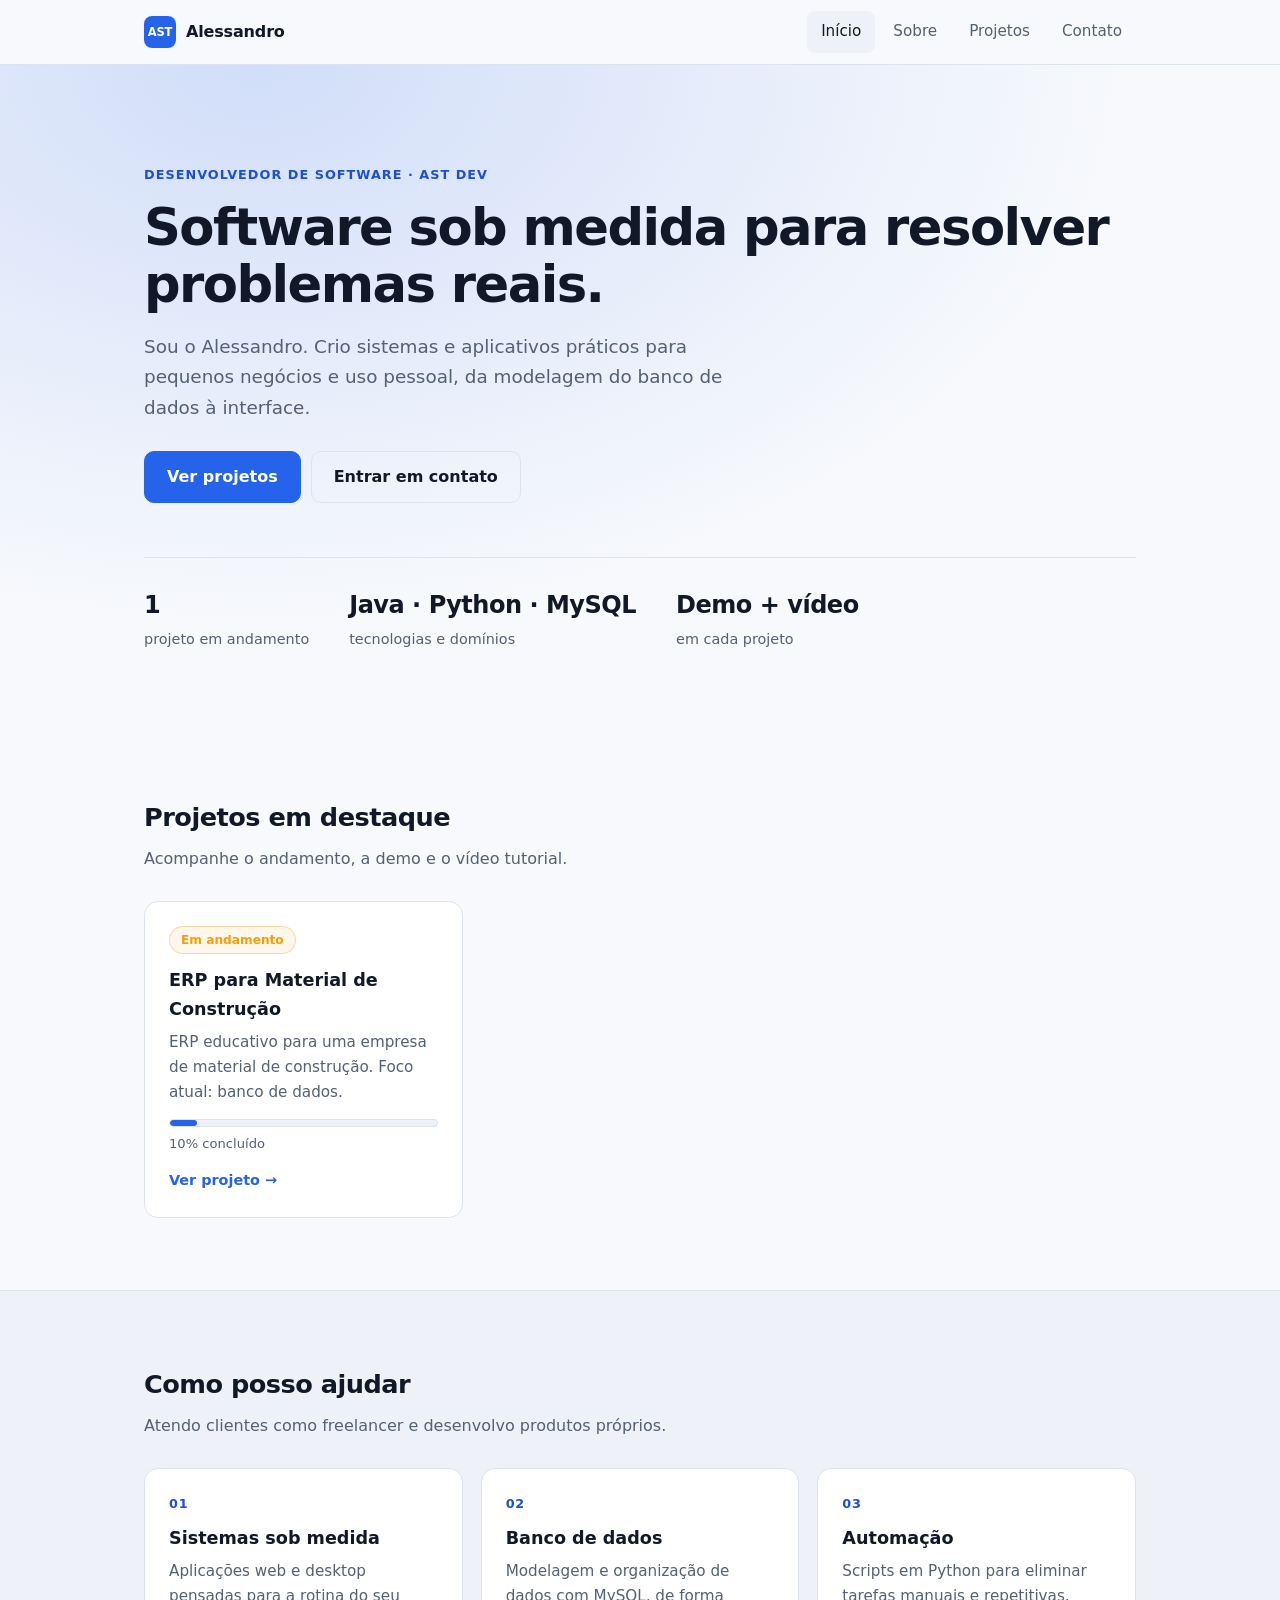
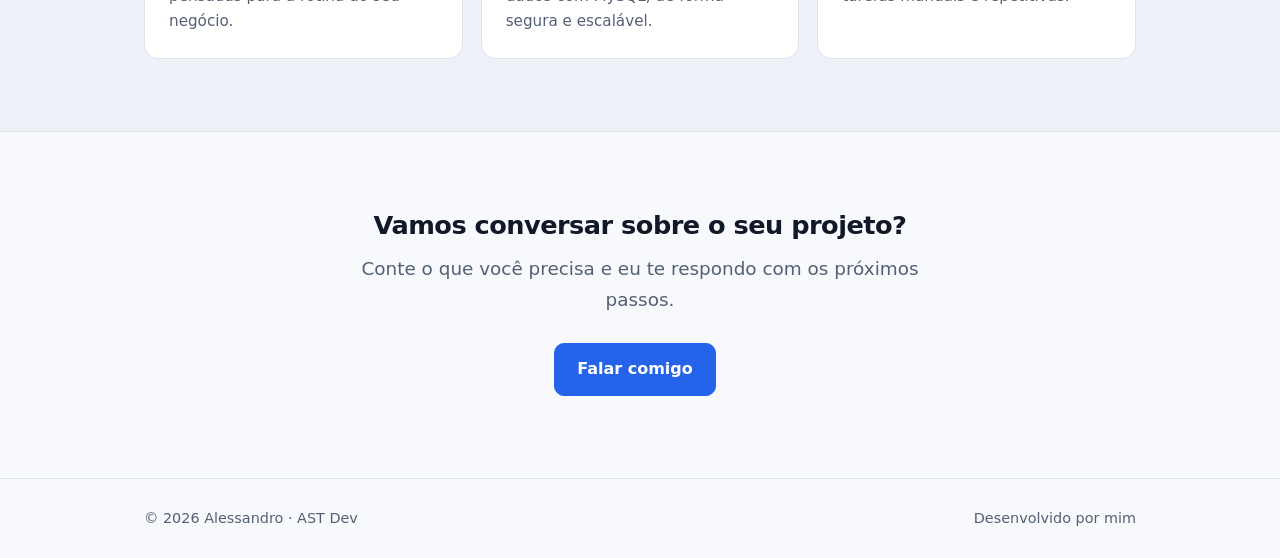
<file: index.html>
<!DOCTYPE html><html lang="pt-BR"><head><meta charset="utf-8"><meta name="viewport" content="width=device-width,initial-scale=1"><title>Alessandro · Desenvolvedor de Software | AST Dev</title><link rel="icon" type="image/png" sizes="256x256" href="./favicon.png"><meta name="description" content="Portfólio de Alessandro: sistemas sob medida com Java, Python e MySQL."><link rel="stylesheet" href="style.css"></head><body>
<header><div class="wrap"><nav><a class="logo" href="index.html"><i>AST</i>Alessandro</a><ul>
<li><a href="index.html" class="on">Início</a></li><li><a href="sobre.html" class="A2">Sobre</a></li><li><a href="projetos.html" class="A3">Projetos</a></li><li><a href="contato.html" class="A4">Contato</a></li></ul></nav></div></header>
<section class="hero"><div class="wrap"><span class="eyebrow">Desenvolvedor de software · AST Dev</span><h1>Software sob medida para resolver problemas reais.</h1><p class="lead">Sou o Alessandro. Crio sistemas e aplicativos práticos para pequenos negócios e uso pessoal, da modelagem do banco de dados à interface.</p><a class="btn" href="projetos.html">Ver projetos</a><a class="btn o" href="contato.html">Entrar em contato</a><div class="stats"><div><b id="n">–</b><span>projeto em andamento</span></div><div><b>Java · Python · MySQL</b><span>tecnologias e domínios</span></div><div><b>Demo + vídeo</b><span>em cada projeto</span></div></div></div></section>
<section><div class="wrap"><h2>Projetos em destaque</h2><p class="sub">Acompanhe o andamento, a demo e o vídeo tutorial.</p><div class="grid" id="dest"></div></div></section>
<section class="alt"><div class="wrap"><h2>Como posso ajudar</h2><p class="sub">Atendo clientes como freelancer e desenvolvo produtos próprios.</p><div class="grid"><div class="card"><span class="num">01</span><h3>Sistemas sob medida</h3><p>Aplicações web e desktop pensadas para a rotina do seu negócio.</p></div><div class="card"><span class="num">02</span><h3>Banco de dados</h3><p>Modelagem e organização de dados com MySQL, de forma segura e escalável.</p></div><div class="card"><span class="num">03</span><h3>Automação</h3><p>Scripts em Python para eliminar tarefas manuais e repetitivas.</p></div></div></div></section>
<section class="cta"><div class="wrap"><h2>Vamos conversar sobre o seu projeto?</h2><p class="lead">Conte o que você precisa e eu te respondo com os próximos passos.</p><a class="btn" href="contato.html">Falar comigo</a></div></section>
<footer><div class="wrap"><span>© 2026 Alessandro · AST Dev</span><span>Desenvolvido por mim</span></div></footer>
<script src="projetos-data.js"></script><script>n.textContent=PROJETOS.length;dest.innerHTML=PROJETOS.slice(0,3).map((p,i)=>`<a class="card" href="projeto.html?id=${p.id}">${badge(p)}<h3>${p.nome}</h3><p>${p.resumo}</p>${bar(p)}<span class="more">Ver projeto →</span></a>`).join("")</script></body></html>
</file>
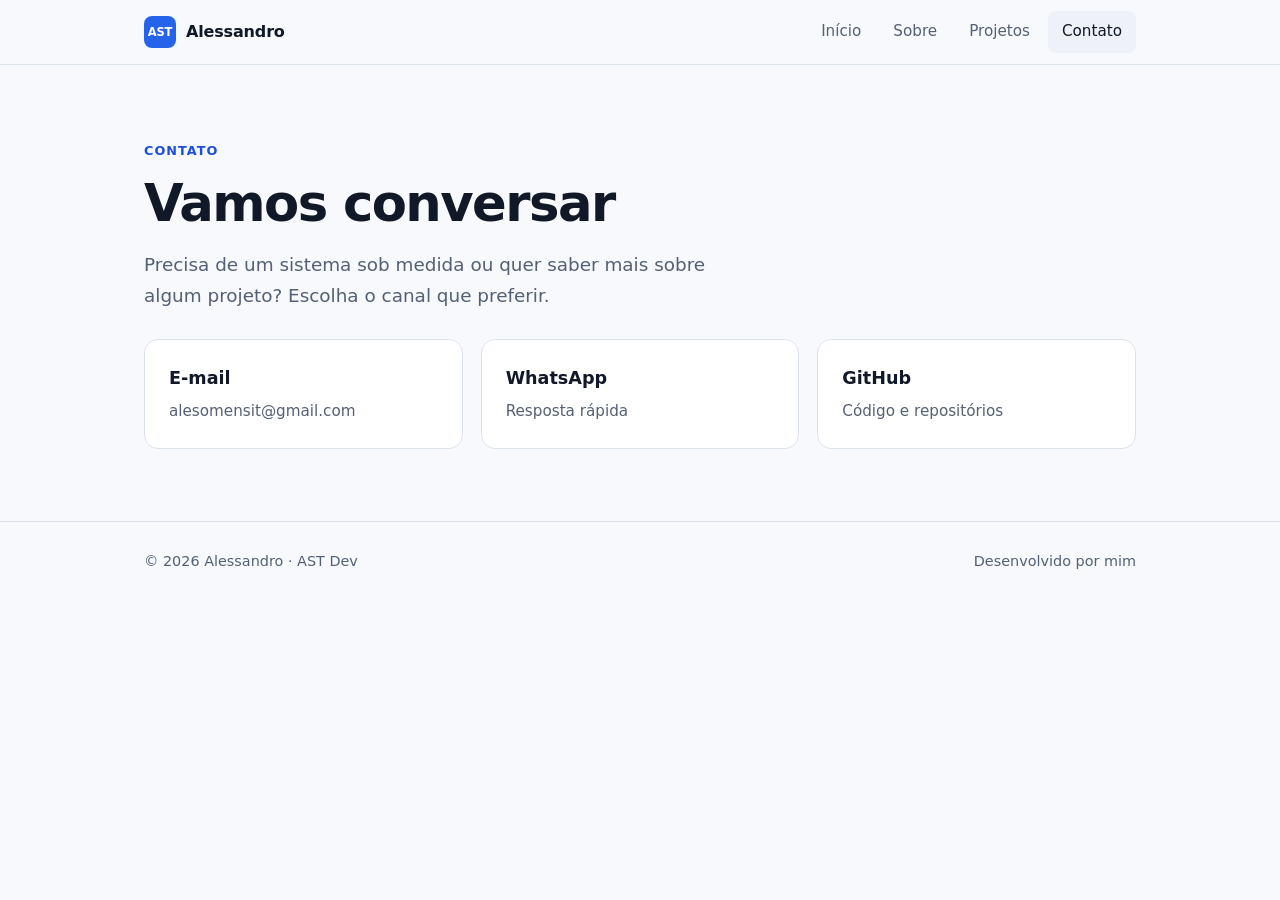
<file: contato.html>
<!DOCTYPE html><html lang="pt-BR"><head><meta charset="utf-8"><meta name="viewport" content="width=device-width,initial-scale=1"><title>Contato · Alessandro</title><link rel="icon" type="image/png" href="./favicon.png"><meta name="description" content="Entre em contato com o Alessandro."><link rel="stylesheet" href="style.css"></head><body>
<header><div class="wrap"><nav><a class="logo" href="index.html"><i>AST</i>Alessandro</a><ul>
<li><a href="index.html" class="A1">Início</a></li><li><a href="sobre.html" class="A2">Sobre</a></li><li><a href="projetos.html" class="A3">Projetos</a></li><li><a href="contato.html" class="on">Contato</a></li></ul></nav></div></header>
<section><div class="wrap"><span class="eyebrow">Contato</span><h1>Vamos conversar</h1><p class="lead">Precisa de um sistema sob medida ou quer saber mais sobre algum projeto? Escolha o canal que preferir.</p><div class="grid"><a class="card" href="mailto:alesomensit@gmail.com"><h3>E-mail</h3><p>alesomensit@gmail.com</p></a><a class="card" href="https://wa.me/5554999204663" target="_blank" rel="noopener"><h3>WhatsApp</h3><p>Resposta rápida</p></a><a class="card" href="https://github.com/AleeST1" target="_blank" rel="noopener"><h3>GitHub</h3><p>Código e repositórios</p></a></div></div></section>
<footer><div class="wrap"><span>© 2026 Alessandro · AST Dev</span><span>Desenvolvido por mim</span></div></footer>
</body></html>
</file>
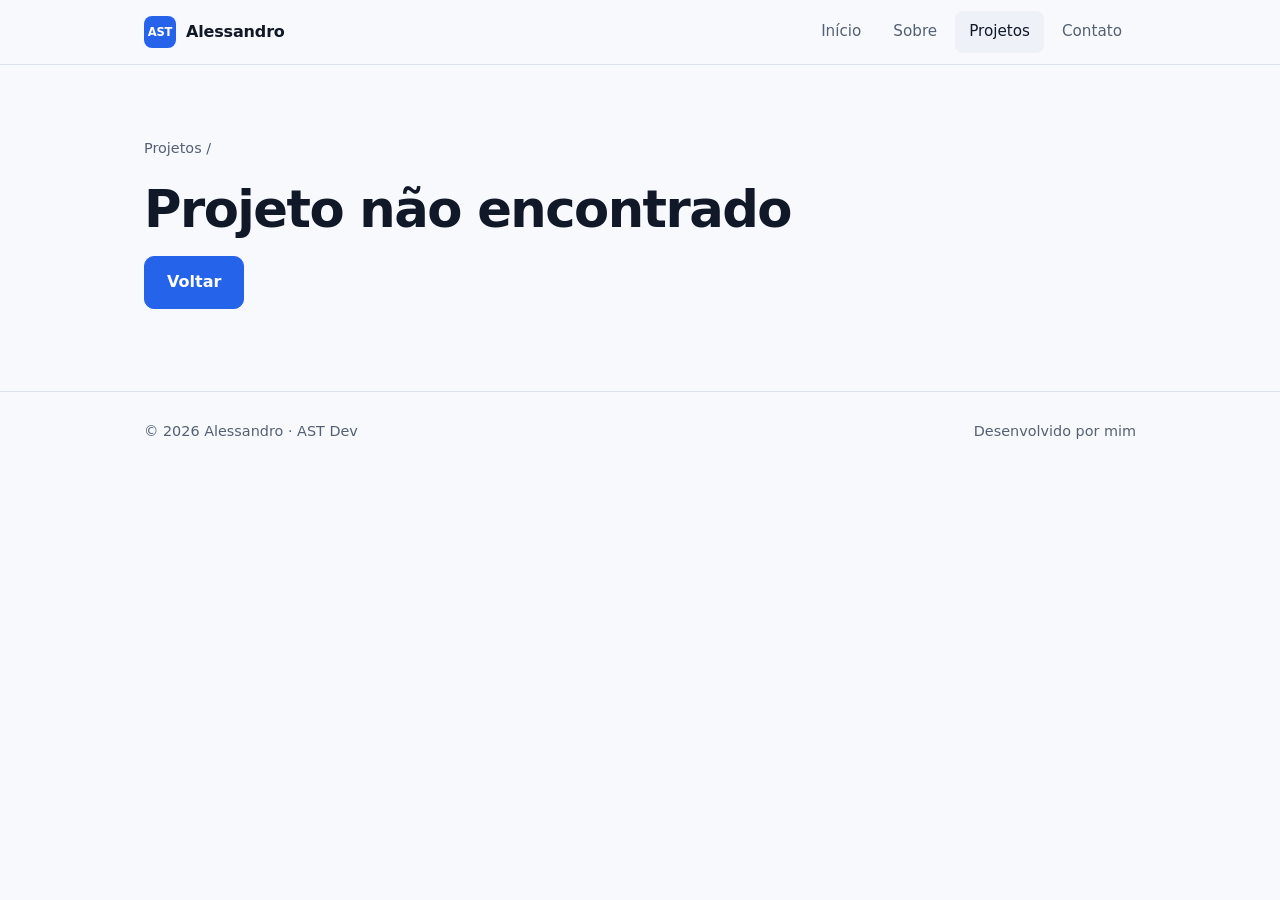
<file: projeto.html>
<!DOCTYPE html><html lang="pt-BR"><head><meta charset="utf-8"><meta name="viewport" content="width=device-width,initial-scale=1"><title>Projeto · Alessandro</title><link rel="icon" type="image/png" href="./favicon.png"><meta name="description" content="Detalhes do projeto"><link rel="stylesheet" href="style.css"></head><body>
<header><div class="wrap"><nav><a class="logo" href="index.html"><i>AST</i>Alessandro</a><ul>
<li><a href="index.html" class="A1">Início</a></li><li><a href="sobre.html" class="A2">Sobre</a></li><li><a href="projetos.html" class="on">Projetos</a></li><li><a href="contato.html" class="A4">Contato</a></li></ul></nav></div></header>
<section><div class="wrap"><div class="crumb"><a href="projetos.html">Projetos</a> / <span id="bc"></span></div><div id="p"></div></div></section>
<footer><div class="wrap"><span>© 2026 Alessandro · AST Dev</span><span>Desenvolvido por mim</span></div></footer>
<script src="projetos-data.js"></script><script>
const id=new URLSearchParams(location.search).get("id"),p=PROJETOS.find(x=>x.id===id),el=document.getElementById("p");
if(!p){el.innerHTML='<h1>Projeto não encontrado</h1><a class="btn" href="projetos.html">Voltar</a>'}else{
document.title=p.nome+" · Alessandro";bc.textContent=p.nome;
const SL={ok:"Concluído",go:"Em andamento",next:"Próxima etapa",wait:"Planejado"};
const b=(u,t,c)=>u&&u!=="#"?`<a class="btn ${c}" href="${u}" target="_blank" rel="noopener">${t}</a>`:`<span class="btn off">${t} · em breve</span>`;
const k=p.etapas.findIndex(e=>e.s==="go"),cur=p.etapas[k];
el.innerHTML=`<span class="eyebrow">Projeto educativo</span><h1>${p.nome}</h1>${badge(p)}
<div class="two"><div>
<h2>O que é este projeto?</h2><p>${p.desc}</p>
<h2 style="margin-top:36px">Etapas e progresso</h2>
<div class="card"><div class="ph"><span>Progresso geral estimado</span><b>${pct(p)}%</b></div><div class="bar"><span style="width:${pct(p)}%"></span></div>
${cur?`<p style="margin:16px 0 0"><small>Etapa ${k+1} de ${p.etapas.length} · atual</small><br><b style="color:var(--tx)">${cur.n}</b></p>`:""}
<details><summary>Ver todas as etapas (${p.etapas.length})</summary><ol class="tl">${p.etapas.map(e=>`<li><span>${e.n}</span><em class="badge ${e.s}">${SL[e.s]}</em></li>`).join("")}</ol></details>
<p class="pc" style="margin:14px 0 0">Estimativa manual, atualizada conforme o projeto evolui.</p></div>
<h2 style="margin-top:36px">Funcionalidades</h2><p>As funcionalidades serão documentadas quando estiverem definidas e implementadas.</p>
<h2 style="margin-top:36px">Vídeo tutorial</h2><div class="video">${p.video?`<iframe src="${p.video}" allowfullscreen title="Tutorial ${p.nome}"></iframe>`:"Vídeo em breve"}</div>
</div><aside class="card side"><dl class="facts"><dt>Tecnologias</dt><dd style="margin-top:8px">${p.techs.map(t=>`<span class="tag">${t}</span>`).join("")}</dd><dt>Plataforma</dt><dd>${p.plataforma}</dd><dt>Status</dt><dd>${p.statusTxt}</dd><dt>Transparência</dt><dd style="color:var(--mut);font-size:.9rem">Projeto em desenvolvimento para fins de aprendizado. As funcionalidades serão listadas quando implementadas e verificadas.</dd></dl>
<div style="margin-top:22px">${b(p.demo,"Ver demo online","")}${b(p.download,"Baixar versão demo","o")}</div></aside></div>`}
</script></body></html>
</file>
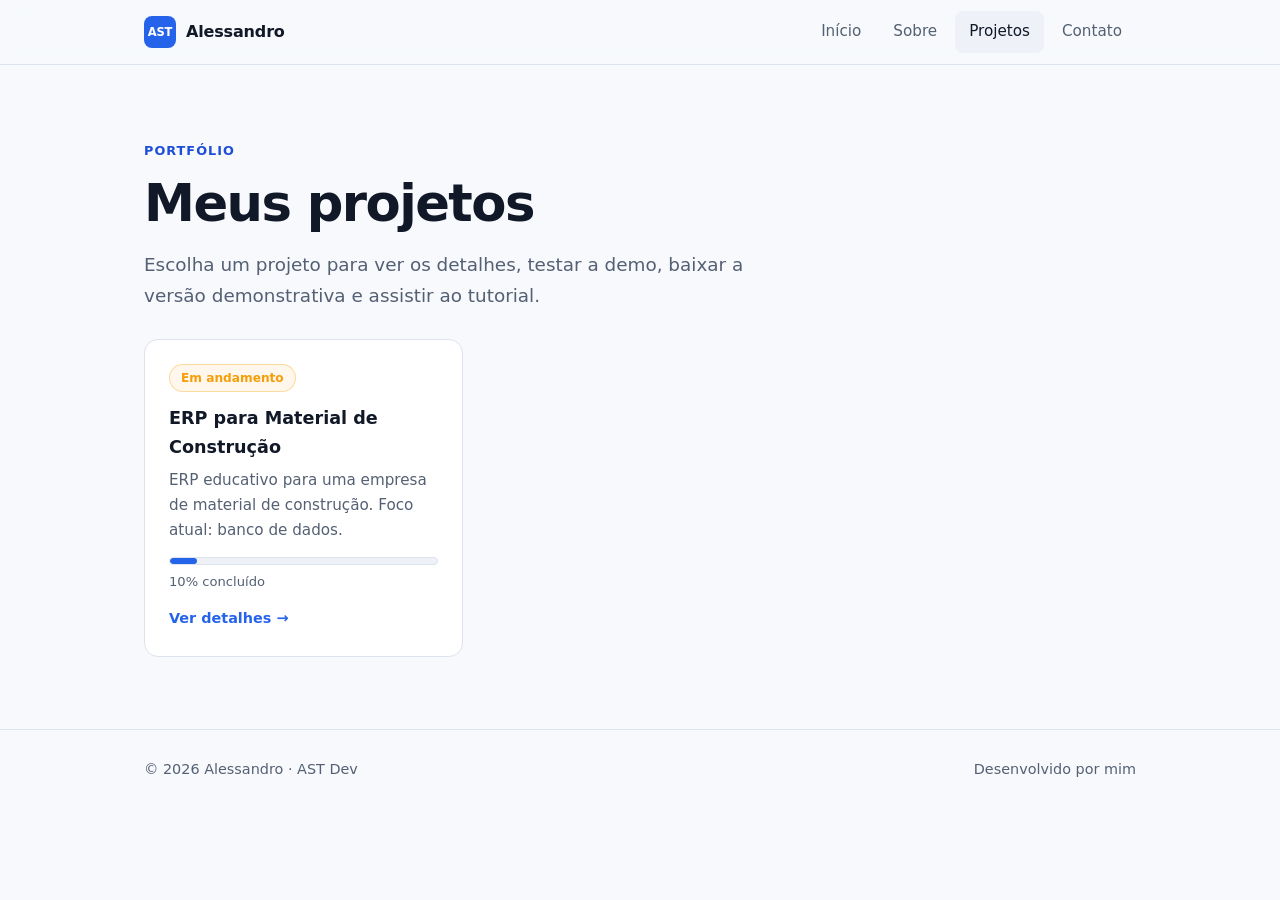
<file: projetos.html>
<!DOCTYPE html><html lang="pt-BR"><head><meta charset="utf-8"><meta name="viewport" content="width=device-width,initial-scale=1"><title>Projetos · Alessandro</title><link rel="icon" type="image/png" href="./favicon.png"><meta name="description" content="Projetos de software desenvolvidos pelo Alessandro, com demo, download e vídeo tutorial."><link rel="stylesheet" href="style.css"></head><body>
<header><div class="wrap"><nav><a class="logo" href="index.html"><i>AST</i>Alessandro</a><ul>
<li><a href="index.html" class="A1">Início</a></li><li><a href="sobre.html" class="A2">Sobre</a></li><li><a href="projetos.html" class="on">Projetos</a></li><li><a href="contato.html" class="A4">Contato</a></li></ul></nav></div></header>
<section><div class="wrap"><span class="eyebrow">Portfólio</span><h1>Meus projetos</h1><p class="lead">Escolha um projeto para ver os detalhes, testar a demo, baixar a versão demonstrativa e assistir ao tutorial.</p><div class="grid" id="lista"></div></div></section>
<footer><div class="wrap"><span>© 2026 Alessandro · AST Dev</span><span>Desenvolvido por mim</span></div></footer>
<script src="projetos-data.js"></script><script>lista.innerHTML=PROJETOS.map((p,i)=>`<a class="card" href="projeto.html?id=${p.id}">${badge(p)}<h3>${p.nome}</h3><p>${p.resumo}</p>${bar(p)}<span class="more">Ver detalhes →</span></a>`).join("")</script></body></html>
</file>
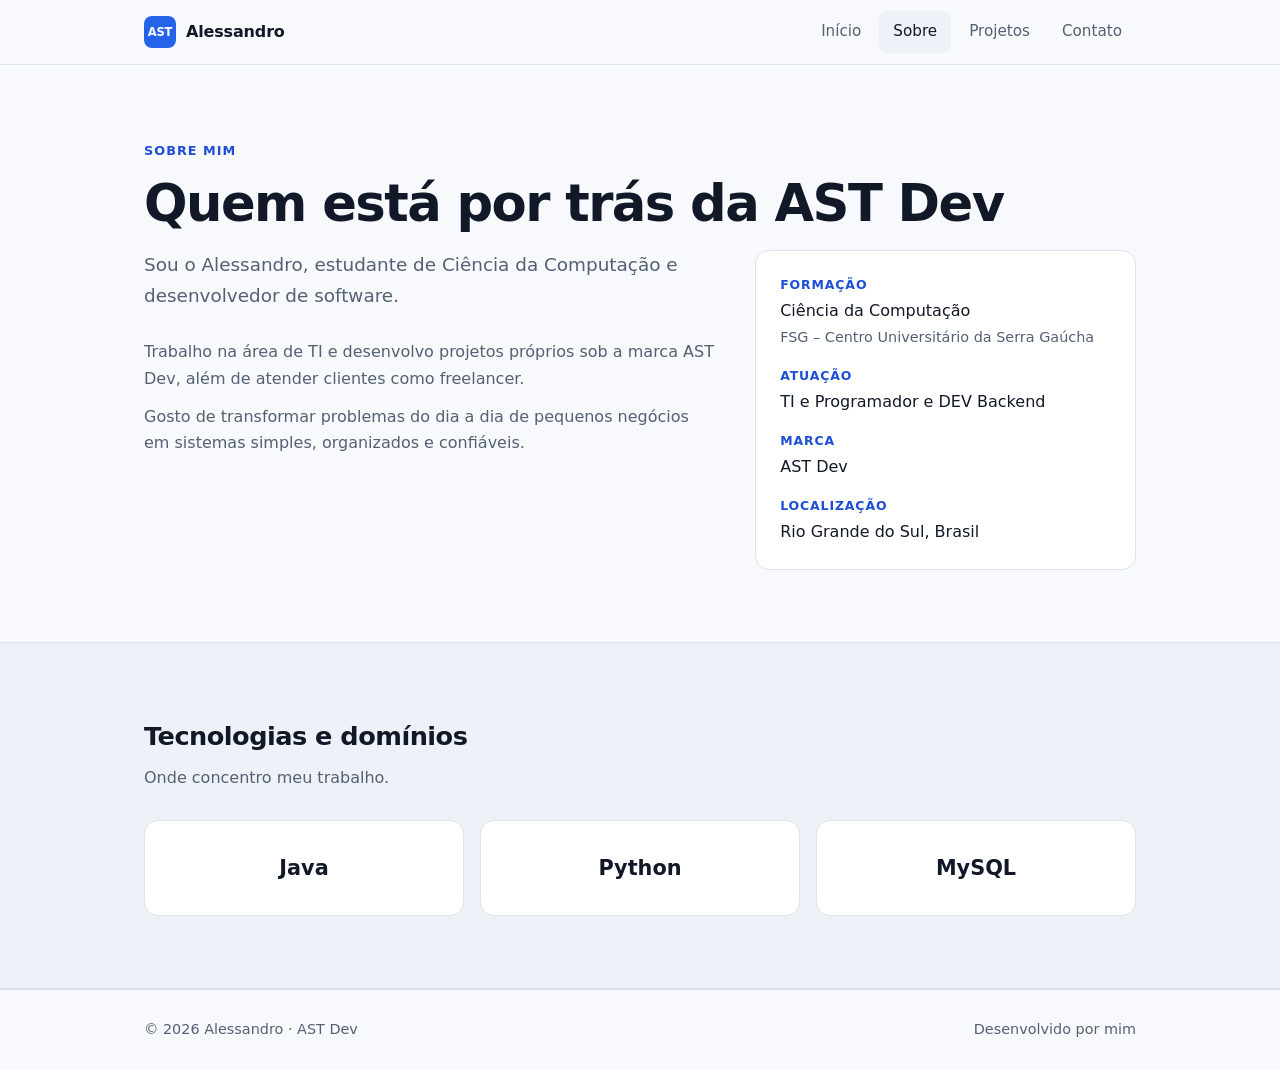
<file: sobre.html>
<!DOCTYPE html><html lang="pt-BR"><head><meta charset="utf-8"><meta name="viewport" content="width=device-width,initial-scale=1"><title>Sobre · Alessandro</title><link rel="icon" type="image/png" href="./favicon.png"><meta name="description" content="Conheça o Alessandro, desenvolvedor de software e estudante de Ciência da Computação."><link rel="stylesheet" href="style.css"></head><body>
<header><div class="wrap"><nav><a class="logo" href="index.html"><i>AST</i>Alessandro</a><ul>
<li><a href="index.html" class="A1">Início</a></li><li><a href="sobre.html" class="on">Sobre</a></li><li><a href="projetos.html" class="A3">Projetos</a></li><li><a href="contato.html" class="A4">Contato</a></li></ul></nav></div></header>
<section><div class="wrap"><span class="eyebrow">Sobre mim</span><h1>Quem está por trás da AST Dev</h1><div class="two"><div><p class="lead">Sou o Alessandro, estudante de Ciência da Computação e desenvolvedor de software.</p><p>Trabalho na área de TI e desenvolvo projetos próprios sob a marca AST Dev, além de atender clientes como freelancer.</p><p>Gosto de transformar problemas do dia a dia de pequenos negócios em sistemas simples, organizados e confiáveis.</p></div><div class="card"><dl class="facts"><dt>Formação</dt><dd>Ciência da Computação</dd><dd style="color:var(--mut);font-size:.9rem">FSG – Centro Universitário da Serra Gaúcha</dd><dt>Atuação</dt><dd>TI e Programador e DEV Backend</dd><dt>Marca</dt><dd>AST Dev</dd><dt>Localização</dt><dd>Rio Grande do Sul, Brasil</dd></dl></div></div></div></section>
<section class="alt"><div class="wrap"><h2>Tecnologias e domínios</h2><p class="sub">Onde concentro meu trabalho.</p><div class="skills"><div class="card"><h3>Java</h3></div><div class="card"><h3>Python</h3></div><div class="card"><h3>MySQL</h3></div></div></div></section>
<footer><div class="wrap"><span>© 2026 Alessandro · AST Dev</span><span>Desenvolvido por mim</span></div></footer>
</body></html>
</file>
<file: style.css>
:root{--bg:#0b0f17;--bg2:#10151f;--card:#131a26;--bd:#232c3b;--tx:#eef2f7;--mut:#9aa6b8;--ac:#4f8cff;--ac2:#7aa7ff;--r:14px}
@media(prefers-color-scheme:light){:root{--bg:#f7f9fc;--bg2:#eef2f8;--card:#fff;--bd:#dde3ec;--tx:#111827;--mut:#546073;--ac:#2563eb;--ac2:#1d4ed8}}
*{box-sizing:border-box;margin:0}
html{scroll-behavior:smooth}
body{font-family:system-ui,-apple-system,"Segoe UI",Roboto,sans-serif;background:var(--bg);color:var(--tx);line-height:1.65;-webkit-font-smoothing:antialiased}
a{color:var(--ac);text-decoration:none}
.wrap{max-width:1040px;margin:auto;padding:0 24px}
header{position:sticky;top:0;z-index:10;background:color-mix(in srgb,var(--bg) 85%,transparent);backdrop-filter:blur(10px);border-bottom:1px solid var(--bd)}
nav{display:flex;justify-content:space-between;align-items:center;height:64px;gap:12px}
.logo{display:flex;align-items:center;gap:10px;font-weight:700;color:var(--tx);letter-spacing:-.01em}
.logo i{font-style:normal;display:grid;place-items:center;width:32px;height:32px;border-radius:8px;background:var(--ac);color:#fff;font-size:.72rem;font-weight:800}
nav ul{list-style:none;display:flex;gap:4px;padding:0}
nav ul a{display:block;padding:8px 14px;border-radius:8px;color:var(--mut);font-size:.95rem;font-weight:500}
nav ul a:hover{color:var(--tx);background:var(--bg2)}
nav ul a.on{color:var(--tx);background:var(--bg2)}
section{padding:72px 0}
.alt{background:var(--bg2);border-block:1px solid var(--bd)}
.eyebrow{display:inline-block;font-size:.8rem;font-weight:600;letter-spacing:.08em;text-transform:uppercase;color:var(--ac2);margin-bottom:14px}
h1{font-size:clamp(2rem,5vw,3.2rem);line-height:1.12;letter-spacing:-.03em;margin-bottom:18px}
h2{font-size:1.6rem;letter-spacing:-.02em;margin-bottom:8px}
h3{font-size:1.1rem;margin-bottom:6px}
.lead{font-size:1.15rem;color:var(--mut);max-width:620px;margin-bottom:28px}
p{color:var(--mut);margin-bottom:12px}
.sub{color:var(--mut);margin-bottom:28px}
.hero{padding:96px 0 72px;background:radial-gradient(ellipse at 20% 0,color-mix(in srgb,var(--ac) 18%,transparent),transparent 60%)}
.btn{display:inline-flex;align-items:center;gap:8px;padding:12px 22px;border-radius:10px;background:var(--ac);color:#fff;font-weight:600;border:1px solid var(--ac);margin:0 10px 10px 0;transition:.15s}
.btn:hover{filter:brightness(1.1);transform:translateY(-1px)}
.btn.o{background:transparent;color:var(--tx);border-color:var(--bd)}
.btn.o:hover{border-color:var(--ac)}
.btn.off{opacity:.5;pointer-events:none;background:transparent;color:var(--mut);border-color:var(--bd)}
.stats{display:flex;gap:40px;flex-wrap:wrap;margin-top:44px;padding-top:28px;border-top:1px solid var(--bd)}
.stats b{display:block;font-size:1.5rem;letter-spacing:-.02em}
.stats span{color:var(--mut);font-size:.9rem}
.grid{display:grid;grid-template-columns:repeat(auto-fill,minmax(290px,1fr));gap:18px}
.card{background:var(--card);border:1px solid var(--bd);border-radius:var(--r);padding:24px;display:block;color:var(--tx);transition:.18s}
a.card:hover{border-color:var(--ac);transform:translateY(-3px);box-shadow:0 12px 30px -14px color-mix(in srgb,var(--ac) 50%,transparent)}
.card p{margin:0;font-size:.95rem}
.num{font-size:.8rem;font-weight:700;color:var(--ac2);letter-spacing:.06em;margin-bottom:10px;display:block}
.more{display:inline-block;margin-top:14px;font-size:.9rem;font-weight:600;color:var(--ac)}
.tag{display:inline-block;font-size:.82rem;padding:4px 12px;border-radius:99px;background:var(--bg2);border:1px solid var(--bd);color:var(--mut);margin:0 8px 8px 0}
.skills{display:grid;grid-template-columns:repeat(auto-fit,minmax(200px,1fr));gap:16px}
.skills .card{text-align:center;padding:30px 20px}
.skills h3{font-size:1.3rem;margin:0}
.two{display:grid;grid-template-columns:1.5fr 1fr;gap:40px;align-items:start}
.facts dt{font-size:.78rem;text-transform:uppercase;letter-spacing:.07em;color:var(--ac2);font-weight:600;margin-top:16px}
.facts dt:first-child{margin-top:0}
.facts dd{margin:2px 0 0;color:var(--tx)}
.crumb{font-size:.9rem;color:var(--mut);margin-bottom:20px}
.crumb a{color:var(--mut)}.crumb a:hover{color:var(--tx)}
.side{position:sticky;top:88px}
.side .btn{display:flex;justify-content:center;width:100%;margin:0 0 10px}
ul.ok{list-style:none;padding:0;margin:0 0 8px}
ul.ok li{padding:8px 0 8px 28px;position:relative;color:var(--tx);border-bottom:1px solid var(--bd)}
ul.ok li::before{content:"✓";position:absolute;left:0;color:var(--ac2);font-weight:700}
.video{aspect-ratio:16/9;background:var(--card);border:1px solid var(--bd);border-radius:var(--r);display:grid;place-items:center;color:var(--mut);overflow:hidden}
.video iframe{width:100%;height:100%;border:0}
.cta{text-align:center}.cta .lead{margin-inline:auto}
footer{border-top:1px solid var(--bd);padding:28px 0;color:var(--mut);font-size:.9rem}
footer .wrap{display:flex;justify-content:space-between;flex-wrap:wrap;gap:10px}
@media(max-width:760px){.two{grid-template-columns:1fr}.side{position:static}section{padding:52px 0}.hero{padding:64px 0 48px}nav ul a{padding:8px 10px;font-size:.9rem}}
.badge{display:inline-block;font-size:.76rem;font-weight:600;padding:3px 11px;border-radius:99px;border:1px solid;margin-bottom:12px}
.badge.ok{color:#22c55e;border-color:#22c55e55;background:#22c55e14}
.badge.go{color:#f59e0b;border-color:#f59e0b55;background:#f59e0b14}
.badge.wait{color:var(--mut);border-color:var(--bd);background:var(--bg2)}
.bar{height:8px;border-radius:99px;background:var(--bg2);border:1px solid var(--bd);overflow:hidden;margin-top:14px}
.bar span{display:block;height:100%;background:var(--ac);border-radius:99px}
.pc{display:block;color:var(--mut);font-size:.82rem;margin-top:6px}
.steps{display:grid;gap:12px}
.step{background:var(--card);border:1px solid var(--bd);border-radius:12px;padding:14px 18px}
.step .sh{display:flex;justify-content:space-between;align-items:center;gap:10px;flex-wrap:wrap}
.step .badge{margin:0}.step .bar{margin-top:10px}
.side .bar{margin-top:10px}
.ph{display:flex;justify-content:space-between;align-items:baseline;color:var(--mut)}.ph b{color:var(--ac2);font-size:1.4rem}
details{margin-top:18px;border-top:1px solid var(--bd);padding-top:12px}
summary{cursor:pointer;color:var(--ac);font-weight:600;font-size:.92rem}
.tl{list-style:none;padding:0;margin:8px 0 0}
.tl li{display:flex;justify-content:space-between;align-items:center;gap:12px;padding:9px 0;border-bottom:1px solid var(--bd);font-size:.93rem;color:var(--tx)}
.tl li:last-child{border:0}.tl .badge{margin:0;white-space:nowrap;font-style:normal}
.badge.next{color:var(--ac2);border-color:var(--bd);background:transparent}
</file>
